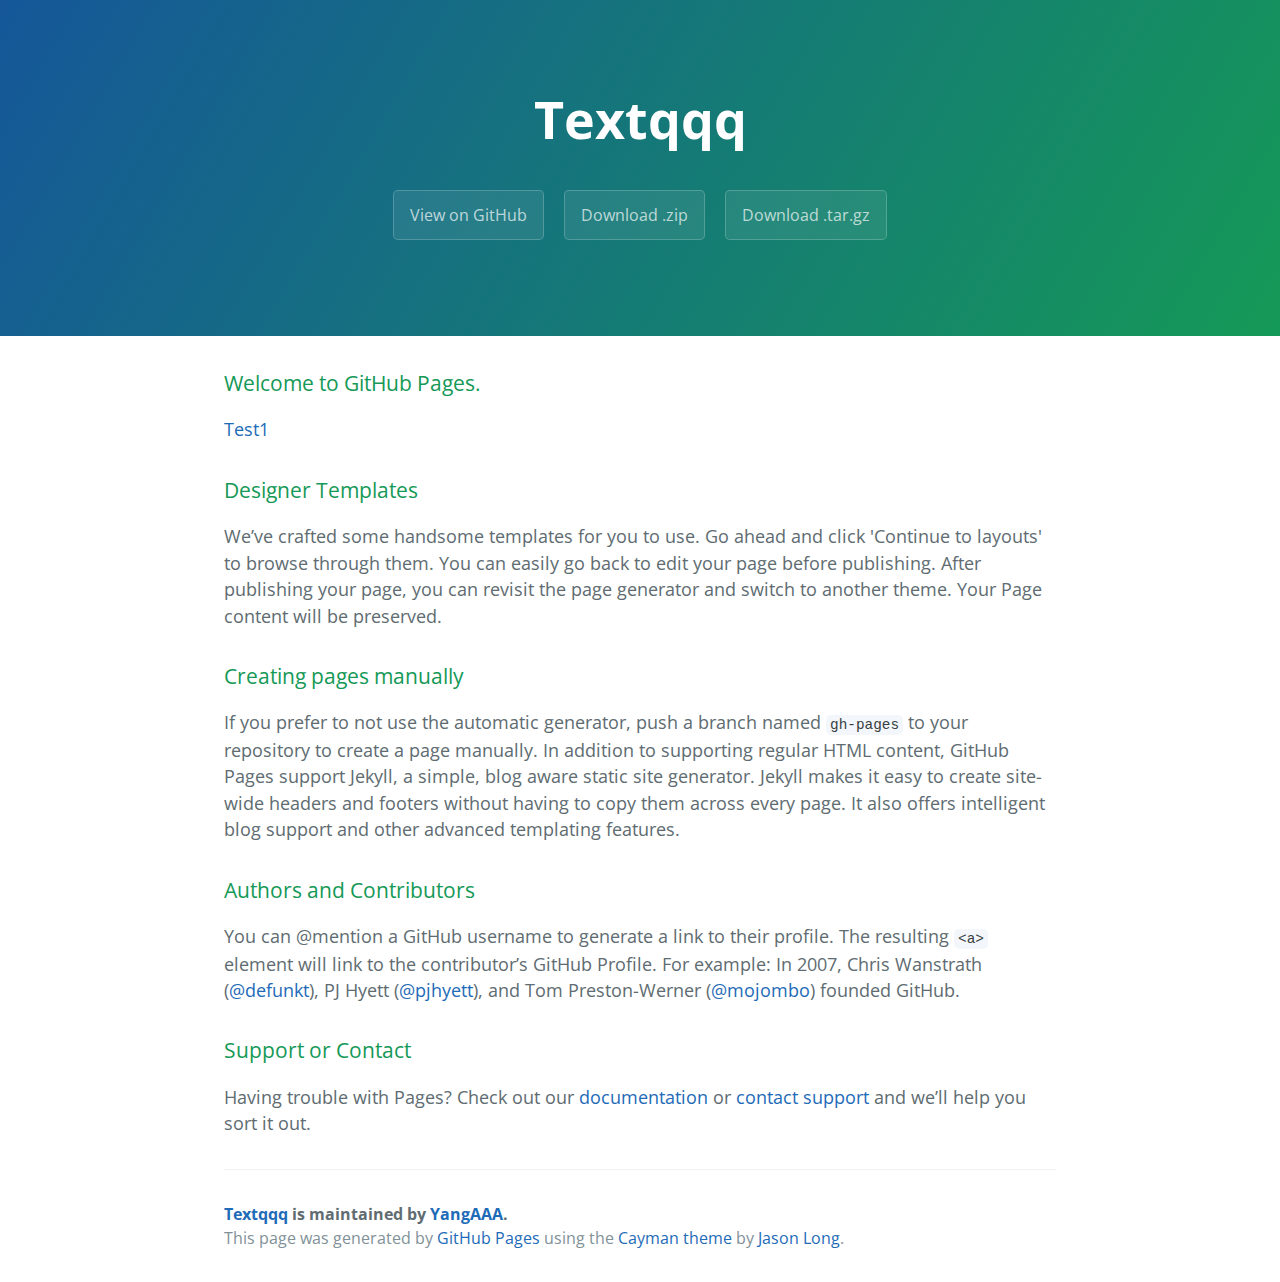
<file: index.html>
<!DOCTYPE html>
<html lang="en-us">
  <head>
    <meta charset="UTF-8">
    <title>Textqqq by YangAAA</title>
    <meta name="viewport" content="width=device-width, initial-scale=1">
    <link rel="stylesheet" type="text/css" href="stylesheets/normalize.css" media="screen">
    <link href='https://fonts.googleapis.com/css?family=Open+Sans:400,700' rel='stylesheet' type='text/css'>
    <link rel="stylesheet" type="text/css" href="stylesheets/stylesheet.css" media="screen">
    <link rel="stylesheet" type="text/css" href="stylesheets/github-light.css" media="screen">
  </head>
  <body>
    <section class="page-header">
      <h1 class="project-name">Textqqq</h1>
      <h2 class="project-tagline"></h2>
      <a href="https://github.com/YangAAA/textqqq" class="btn">View on GitHub</a>
      <a href="https://github.com/YangAAA/textqqq/zipball/master" class="btn">Download .zip</a>
      <a href="https://github.com/YangAAA/textqqq/tarball/master" class="btn">Download .tar.gz</a>
    </section>

    <section class="main-content">
      <h3>
<a id="welcome-to-github-pages" class="anchor" href="#welcome-to-github-pages" aria-hidden="true"><span aria-hidden="true" class="octicon octicon-link"></span></a>Welcome to GitHub Pages.</h3>

<p><a href="test1/computer1.html">Test1</p>

<h3>
<a id="designer-templates" class="anchor" href="#designer-templates" aria-hidden="true"><span aria-hidden="true" class="octicon octicon-link"></span></a>Designer Templates</h3>

<p>We’ve crafted some handsome templates for you to use. Go ahead and click 'Continue to layouts' to browse through them. You can easily go back to edit your page before publishing. After publishing your page, you can revisit the page generator and switch to another theme. Your Page content will be preserved.</p>

<h3>
<a id="creating-pages-manually" class="anchor" href="#creating-pages-manually" aria-hidden="true"><span aria-hidden="true" class="octicon octicon-link"></span></a>Creating pages manually</h3>

<p>If you prefer to not use the automatic generator, push a branch named <code>gh-pages</code> to your repository to create a page manually. In addition to supporting regular HTML content, GitHub Pages support Jekyll, a simple, blog aware static site generator. Jekyll makes it easy to create site-wide headers and footers without having to copy them across every page. It also offers intelligent blog support and other advanced templating features.</p>

<h3>
<a id="authors-and-contributors" class="anchor" href="#authors-and-contributors" aria-hidden="true"><span aria-hidden="true" class="octicon octicon-link"></span></a>Authors and Contributors</h3>

<p>You can @mention a GitHub username to generate a link to their profile. The resulting <code>&lt;a&gt;</code> element will link to the contributor’s GitHub Profile. For example: In 2007, Chris Wanstrath (<a href="https://github.com/defunkt" class="user-mention">@defunkt</a>), PJ Hyett (<a href="https://github.com/pjhyett" class="user-mention">@pjhyett</a>), and Tom Preston-Werner (<a href="https://github.com/mojombo" class="user-mention">@mojombo</a>) founded GitHub.</p>

<h3>
<a id="support-or-contact" class="anchor" href="#support-or-contact" aria-hidden="true"><span aria-hidden="true" class="octicon octicon-link"></span></a>Support or Contact</h3>

<p>Having trouble with Pages? Check out our <a href="https://help.github.com/pages">documentation</a> or <a href="https://github.com/contact">contact support</a> and we’ll help you sort it out.</p>

      <footer class="site-footer">
        <span class="site-footer-owner"><a href="https://github.com/YangAAA/textqqq">Textqqq</a> is maintained by <a href="https://github.com/YangAAA">YangAAA</a>.</span>

        <span class="site-footer-credits">This page was generated by <a href="https://pages.github.com">GitHub Pages</a> using the <a href="https://github.com/jasonlong/cayman-theme">Cayman theme</a> by <a href="https://twitter.com/jasonlong">Jason Long</a>.</span>
      </footer>

    </section>

  
  </body>
</html>
</file>
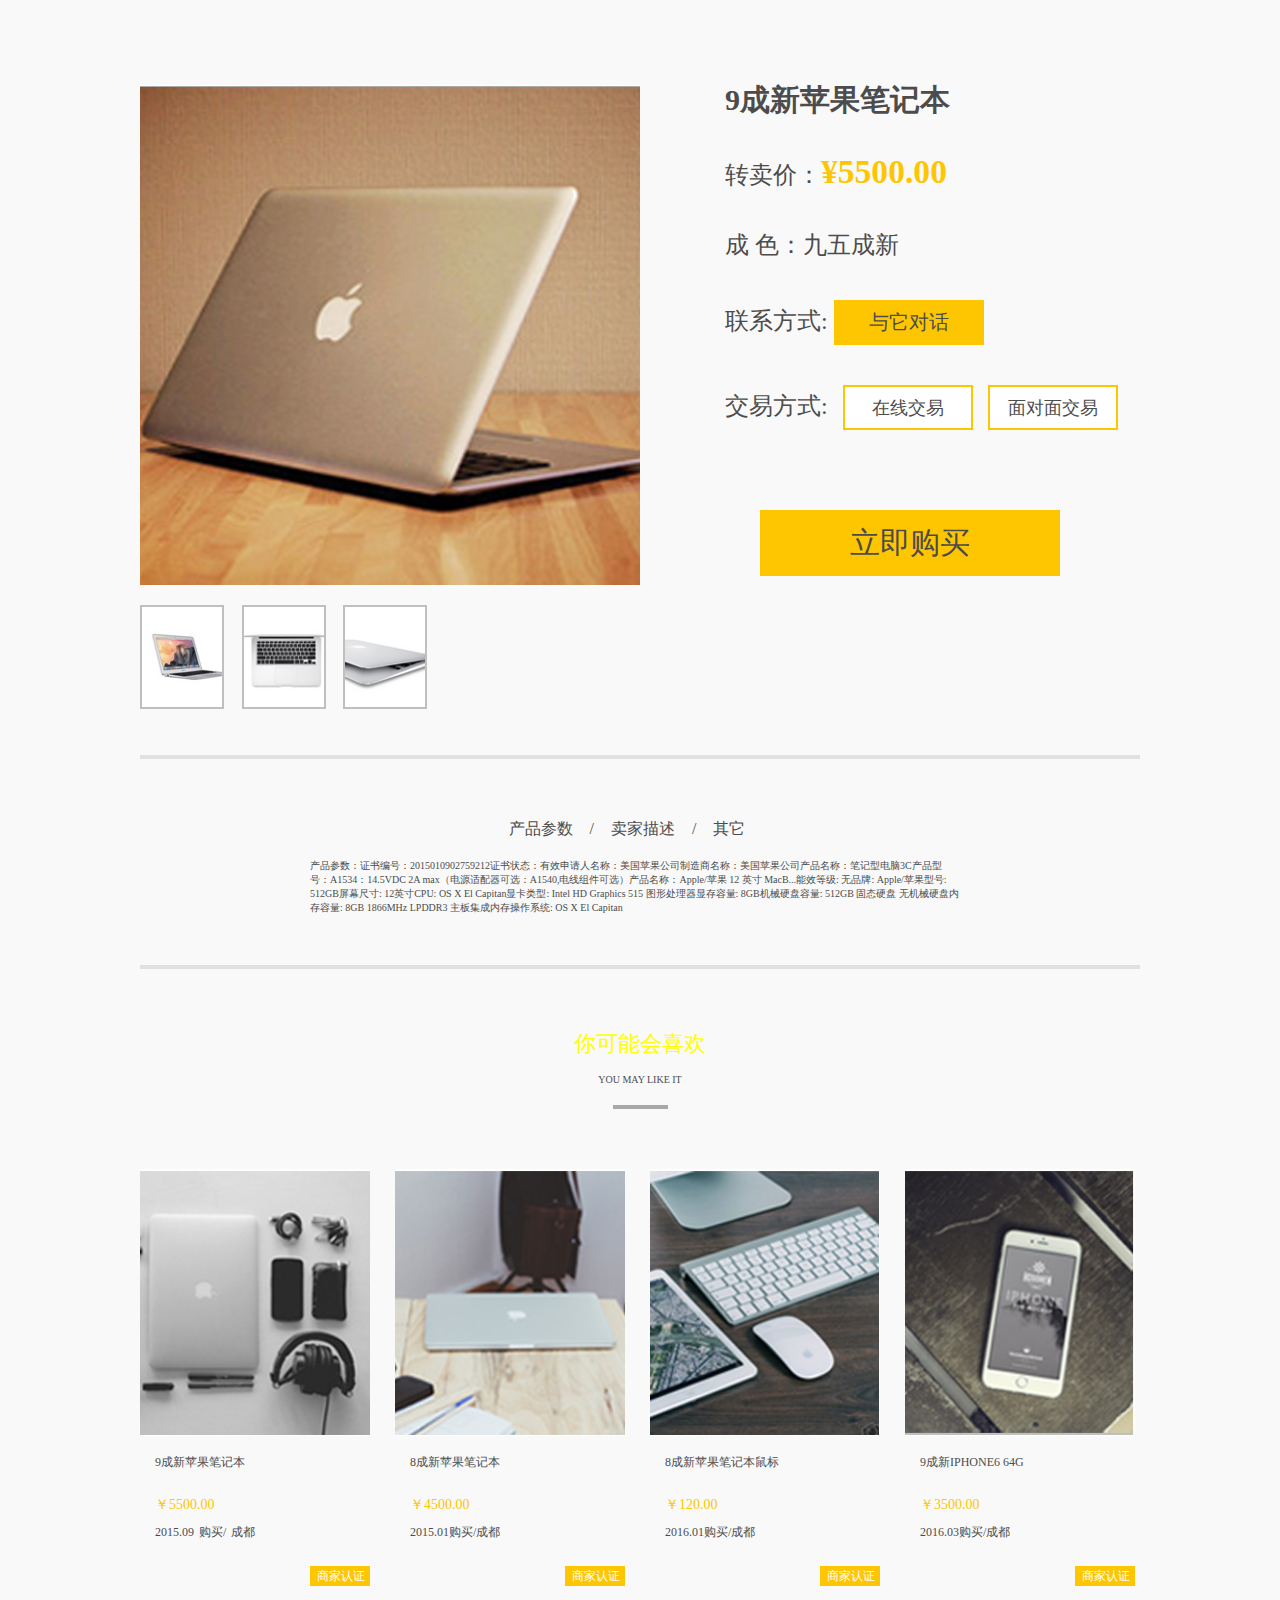
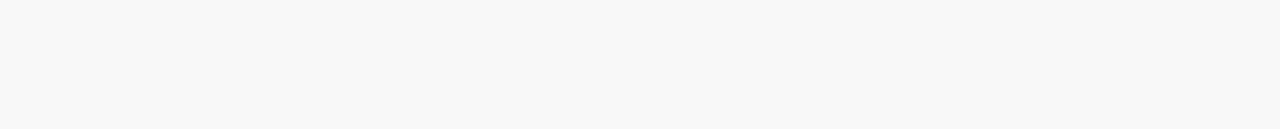
<file: test1/computer1.html>
<!DOCTYPE html>
<html>

<head>
    <meta charset="utf-8">
    <link rel="stylesheet" type="text/css" href="computer1.css">
    <link rel="stylesheet" type="text/css" href="reset.css">
    <title></title>
    <!--   <script language="javascript">
 function changePic(n){
    var image=document.getElementById("img4");
    image.src="images/2-2电脑详情页_0"+n+".jpg";
 }
 </script> -->
</head>
<body>
    <div  id="all">
        <div class="computer">
            <div class="big-picture">
                <img src="images/computer_04.jpg" id="img4">
            </div>
            <div class=aside>
                <strong>9成新苹果笔记本</strong>
                <p >转卖价：<span>¥5500.00</span></p>
                <p >成&nbsp;色：九五成新</p>
                <p >联系方式:
                    <input type="submit" value="与它对话" id="communicate">
                </p>
                <p >交易方式:
                    <input type="submit" value="在线交易" id="online">
                    <input type="submit" value="面对面交易" id="face">
                </p>
                <br>
                <input type="submit" value="立即购买" id="buy">
            </div>
            <div class="small-picture">
                <img src="images/2-2电脑详情页_03.jpg">
                <img src="images/2-2电脑详情页_05.jpg">
                <img src="images/2-2电脑详情页_07.jpg">
            </div>
            <div class="parameter">
                <div class="name">
                    <span>产品参数
                    </span>/<span> 卖家描述
                    </span>/<span> 其它<span>
                </div>
                <div class="message">产品参数：证书编号：2015010902759212证书状态：有效申请人名称：美国苹果公司制造商名称：美国苹果公司产品名称：笔记型电脑3C产品型号：A1534：14.5VDC 2A max（电源适配器可选：A1540,电线组件可选）产品名称：Apple/苹果 12 英寸 MacB...能效等级: 无品牌: Apple/苹果型号: 512GB屏幕尺寸: 12英寸CPU: OS X El Capitan显卡类型: Intel HD Graphics 515 图形处理器显存容量: 8GB机械硬盘容量: 512GB 固态硬盘 无机械硬盘内存容量: 8GB 1866MHz LPDDR3 主板集成内存操作系统: OS X El Capitan</div>
            </div>
        </div>
        <div class="other">
            <div class="text">
                
                <span>你可能会喜欢</span>
                <p>YOU MAY LIKE IT</p>
                <div id="transitionhover">
                </div>
            </div>
            <div class="other-picture" id="other-picture-one">
                <img src="images/computer_16.jpg">
                <p class="small-name"> 9成新苹果笔记本</p>
                <p class="price">￥5500.00</p>
                <p class="time">2015.09<span>购买</span>/<span>成都</span></p>
                <input type="submit" value="商家认证" id="certification">
            </div>
            <div class="other-picture" id="other-picture-two">
                <img src="images/computer_18.jpg">
                <p class="small-name"> 8成新苹果笔记本</p>
                <p class="price">￥4500.00</p>
                <p class="time">2015.01购买/成都</p>
                <input type="submit" value="商家认证" id="certification">
            </div>
            <div class="other-picture" id="other-picture-three">
                <img src="images/computer_20.jpg">
                <p class="small-name"> 8成新苹果笔记本鼠标</p>
                <p class="price">￥120.00</p>
                <p class="time">2016.01购买/成都</p>
                <input type="submit" value="商家认证" id="certification">
            </div>
            <div class="other-picture">
                <img src="images/computer_22.jpg">
                <p class="small-name"> 9成新IPHONE6 64G</p>
                <p class="price">￥3500.00</p>
                <p class="time">2016.03购买/成都</p>
                <input type="submit" value="商家认证" id="certification">
            </div>
        </div>
    </div>
</body>
</html>
</file>
<file: stylesheets/stylesheet.css>
* {
  box-sizing: border-box; }

body {
  padding: 0;
  margin: 0;
  font-family: "Open Sans", "Helvetica Neue", Helvetica, Arial, sans-serif;
  font-size: 16px;
  line-height: 1.5;
  color: #606c71; }

a {
  color: #1e6bb8;
  text-decoration: none; }
  a:hover {
    text-decoration: underline; }

.btn {
  display: inline-block;
  margin-bottom: 1rem;
  color: rgba(255, 255, 255, 0.7);
  background-color: rgba(255, 255, 255, 0.08);
  border-color: rgba(255, 255, 255, 0.2);
  border-style: solid;
  border-width: 1px;
  border-radius: 0.3rem;
  transition: color 0.2s, background-color 0.2s, border-color 0.2s; }
  .btn + .btn {
    margin-left: 1rem; }

.btn:hover {
  color: rgba(255, 255, 255, 0.8);
  text-decoration: none;
  background-color: rgba(255, 255, 255, 0.2);
  border-color: rgba(255, 255, 255, 0.3); }

@media screen and (min-width: 64em) {
  .btn {
    padding: 0.75rem 1rem; } }

@media screen and (min-width: 42em) and (max-width: 64em) {
  .btn {
    padding: 0.6rem 0.9rem;
    font-size: 0.9rem; } }

@media screen and (max-width: 42em) {
  .btn {
    display: block;
    width: 100%;
    padding: 0.75rem;
    font-size: 0.9rem; }
    .btn + .btn {
      margin-top: 1rem;
      margin-left: 0; } }

.page-header {
  color: #fff;
  text-align: center;
  background-color: #159957;
  background-image: linear-gradient(120deg, #155799, #159957); }

@media screen and (min-width: 64em) {
  .page-header {
    padding: 5rem 6rem; } }

@media screen and (min-width: 42em) and (max-width: 64em) {
  .page-header {
    padding: 3rem 4rem; } }

@media screen and (max-width: 42em) {
  .page-header {
    padding: 2rem 1rem; } }

.project-name {
  margin-top: 0;
  margin-bottom: 0.1rem; }

@media screen and (min-width: 64em) {
  .project-name {
    font-size: 3.25rem; } }

@media screen and (min-width: 42em) and (max-width: 64em) {
  .project-name {
    font-size: 2.25rem; } }

@media screen and (max-width: 42em) {
  .project-name {
    font-size: 1.75rem; } }

.project-tagline {
  margin-bottom: 2rem;
  font-weight: normal;
  opacity: 0.7; }

@media screen and (min-width: 64em) {
  .project-tagline {
    font-size: 1.25rem; } }

@media screen and (min-width: 42em) and (max-width: 64em) {
  .project-tagline {
    font-size: 1.15rem; } }

@media screen and (max-width: 42em) {
  .project-tagline {
    font-size: 1rem; } }

.main-content :first-child {
  margin-top: 0; }
.main-content img {
  max-width: 100%; }
.main-content h1, .main-content h2, .main-content h3, .main-content h4, .main-content h5, .main-content h6 {
  margin-top: 2rem;
  margin-bottom: 1rem;
  font-weight: normal;
  color: #159957; }
.main-content p {
  margin-bottom: 1em; }
.main-content code {
  padding: 2px 4px;
  font-family: Consolas, "Liberation Mono", Menlo, Courier, monospace;
  font-size: 0.9rem;
  color: #383e41;
  background-color: #f3f6fa;
  border-radius: 0.3rem; }
.main-content pre {
  padding: 0.8rem;
  margin-top: 0;
  margin-bottom: 1rem;
  font: 1rem Consolas, "Liberation Mono", Menlo, Courier, monospace;
  color: #567482;
  word-wrap: normal;
  background-color: #f3f6fa;
  border: solid 1px #dce6f0;
  border-radius: 0.3rem; }
  .main-content pre > code {
    padding: 0;
    margin: 0;
    font-size: 0.9rem;
    color: #567482;
    word-break: normal;
    white-space: pre;
    background: transparent;
    border: 0; }
.main-content .highlight {
  margin-bottom: 1rem; }
  .main-content .highlight pre {
    margin-bottom: 0;
    word-break: normal; }
.main-content .highlight pre, .main-content pre {
  padding: 0.8rem;
  overflow: auto;
  font-size: 0.9rem;
  line-height: 1.45;
  border-radius: 0.3rem; }
.main-content pre code, .main-content pre tt {
  display: inline;
  max-width: initial;
  padding: 0;
  margin: 0;
  overflow: initial;
  line-height: inherit;
  word-wrap: normal;
  background-color: transparent;
  border: 0; }
  .main-content pre code:before, .main-content pre code:after, .main-content pre tt:before, .main-content pre tt:after {
    content: normal; }
.main-content ul, .main-content ol {
  margin-top: 0; }
.main-content blockquote {
  padding: 0 1rem;
  margin-left: 0;
  color: #819198;
  border-left: 0.3rem solid #dce6f0; }
  .main-content blockquote > :first-child {
    margin-top: 0; }
  .main-content blockquote > :last-child {
    margin-bottom: 0; }
.main-content table {
  display: block;
  width: 100%;
  overflow: auto;
  word-break: normal;
  word-break: keep-all; }
  .main-content table th {
    font-weight: bold; }
  .main-content table th, .main-content table td {
    padding: 0.5rem 1rem;
    border: 1px solid #e9ebec; }
.main-content dl {
  padding: 0; }
  .main-content dl dt {
    padding: 0;
    margin-top: 1rem;
    font-size: 1rem;
    font-weight: bold; }
  .main-content dl dd {
    padding: 0;
    margin-bottom: 1rem; }
.main-content hr {
  height: 2px;
  padding: 0;
  margin: 1rem 0;
  background-color: #eff0f1;
  border: 0; }

@media screen and (min-width: 64em) {
  .main-content {
    max-width: 64rem;
    padding: 2rem 6rem;
    margin: 0 auto;
    font-size: 1.1rem; } }

@media screen and (min-width: 42em) and (max-width: 64em) {
  .main-content {
    padding: 2rem 4rem;
    font-size: 1.1rem; } }

@media screen and (max-width: 42em) {
  .main-content {
    padding: 2rem 1rem;
    font-size: 1rem; } }

.site-footer {
  padding-top: 2rem;
  margin-top: 2rem;
  border-top: solid 1px #eff0f1; }

.site-footer-owner {
  display: block;
  font-weight: bold; }

.site-footer-credits {
  color: #819198; }

@media screen and (min-width: 64em) {
  .site-footer {
    font-size: 1rem; } }

@media screen and (min-width: 42em) and (max-width: 64em) {
  .site-footer {
    font-size: 1rem; } }

@media screen and (max-width: 42em) {
  .site-footer {
    font-size: 0.9rem; } }
</file>
<file: stylesheets/github-light.css>
/*
The MIT License (MIT)

Copyright (c) 2016 GitHub, Inc.

Permission is hereby granted, free of charge, to any person obtaining a copy
of this software and associated documentation files (the "Software"), to deal
in the Software without restriction, including without limitation the rights
to use, copy, modify, merge, publish, distribute, sublicense, and/or sell
copies of the Software, and to permit persons to whom the Software is
furnished to do so, subject to the following conditions:

The above copyright notice and this permission notice shall be included in all
copies or substantial portions of the Software.

THE SOFTWARE IS PROVIDED "AS IS", WITHOUT WARRANTY OF ANY KIND, EXPRESS OR
IMPLIED, INCLUDING BUT NOT LIMITED TO THE WARRANTIES OF MERCHANTABILITY,
FITNESS FOR A PARTICULAR PURPOSE AND NONINFRINGEMENT. IN NO EVENT SHALL THE
AUTHORS OR COPYRIGHT HOLDERS BE LIABLE FOR ANY CLAIM, DAMAGES OR OTHER
LIABILITY, WHETHER IN AN ACTION OF CONTRACT, TORT OR OTHERWISE, ARISING FROM,
OUT OF OR IN CONNECTION WITH THE SOFTWARE OR THE USE OR OTHER DEALINGS IN THE
SOFTWARE.

*/

.pl-c /* comment */ {
  color: #969896;
}

.pl-c1 /* constant, variable.other.constant, support, meta.property-name, support.constant, support.variable, meta.module-reference, markup.raw, meta.diff.header */,
.pl-s .pl-v /* string variable */ {
  color: #0086b3;
}

.pl-e /* entity */,
.pl-en /* entity.name */ {
  color: #795da3;
}

.pl-smi /* variable.parameter.function, storage.modifier.package, storage.modifier.import, storage.type.java, variable.other */,
.pl-s .pl-s1 /* string source */ {
  color: #333;
}

.pl-ent /* entity.name.tag */ {
  color: #63a35c;
}

.pl-k /* keyword, storage, storage.type */ {
  color: #a71d5d;
}

.pl-s /* string */,
.pl-pds /* punctuation.definition.string, string.regexp.character-class */,
.pl-s .pl-pse .pl-s1 /* string punctuation.section.embedded source */,
.pl-sr /* string.regexp */,
.pl-sr .pl-cce /* string.regexp constant.character.escape */,
.pl-sr .pl-sre /* string.regexp source.ruby.embedded */,
.pl-sr .pl-sra /* string.regexp string.regexp.arbitrary-repitition */ {
  color: #183691;
}

.pl-v /* variable */ {
  color: #ed6a43;
}

.pl-id /* invalid.deprecated */ {
  color: #b52a1d;
}

.pl-ii /* invalid.illegal */ {
  color: #f8f8f8;
  background-color: #b52a1d;
}

.pl-sr .pl-cce /* string.regexp constant.character.escape */ {
  font-weight: bold;
  color: #63a35c;
}

.pl-ml /* markup.list */ {
  color: #693a17;
}

.pl-mh /* markup.heading */,
.pl-mh .pl-en /* markup.heading entity.name */,
.pl-ms /* meta.separator */ {
  font-weight: bold;
  color: #1d3e81;
}

.pl-mq /* markup.quote */ {
  color: #008080;
}

.pl-mi /* markup.italic */ {
  font-style: italic;
  color: #333;
}

.pl-mb /* markup.bold */ {
  font-weight: bold;
  color: #333;
}

.pl-md /* markup.deleted, meta.diff.header.from-file */ {
  color: #bd2c00;
  background-color: #ffecec;
}

.pl-mi1 /* markup.inserted, meta.diff.header.to-file */ {
  color: #55a532;
  background-color: #eaffea;
}

.pl-mdr /* meta.diff.range */ {
  font-weight: bold;
  color: #795da3;
}

.pl-mo /* meta.output */ {
  color: #1d3e81;
}
</file>
<file: test1/computer1.css>
* {
    font-family: "微软雅黑";
    color: #4c4c4c;
   
}

.computer ,#all{
    width: 1000px;
    margin: 85px auto 0 auto;
    position: relative;
}
.big-picture {
    height: 500px;
    width: 500px;
    position: relative;
    margin-right: 60px;

}

.big-picture img {
    width: 500px;
    height: 500px;

}

.aside{
    height: 500px;
    width: 415px;
    right: 0;
    top: 0;
    position: absolute;
    font-size: 24px;
    line-height: 30px;

}
.aside strong{
	font-size: 30px;
	color: #4c4c4c;
	bottom: 50px;
}
.aside span{
     font-size: 33.6px;
     color: #fec601;
     font-weight: bold;
}
.aside p {
    margin-top: 40px;
    font-size: 24px;
}

#communicate {
    background-color: #fec601;
    border: 1px #fec601 solid;
    height: 45px;
    width: 150px;
    font-size: 20px;
    border-radius: 1px；
}

#face,
#online {
    border: 2px #fec601 solid;
    background-color: white;
    height: 45px;
    width: 130px;
    margin-left: 9px;
    margin-bottom: 0;
    font-size: 18px;
}

#buy {
    height: 66px;
    width: 300px;
    background-color: #fec601;
    border: 1px #fec601 solid;
    font-size: 30px;
    margin-left: 35px;
    margin-right: 70px;
    margin-top: 50px;
}

.small-picture {
    width: 1000px;
    height: 170px;
    position: relative;
}

.small-picture img {
    border: 2px #bfbfbf solid;
    width: 80px;
    height: 100px;
    margin: 20px 14px 50px 0;
    position: relative;
}

.parameter {
    width: 1000px;
    /*height: 176px;*/
    border-top: 4px #e1e1e1 solid;
    border-bottom: 4px #e1e1e1 solid;
}

.name {
    height: 20px;
    margin-top: 60px;
    font-size: 16px;
    color: #4c4c4c;
    text-align: center;
}

.name span {
    margin-left: 13px;
    margin-right: 13px;
}

.message {
    width: 650px;
   /* height: 63px;*/
    margin-left: 170px;
    font-size: 10px;
    margin-top: 20px;
    margin-bottom: 50px;
    text-align: left;
    /*overflow: hidden;*/
}

.other {
    width: 1000px;
    height: 700px;
    margin: 0px auto;
}

.text {
    height: 70px;
    text-align: center;
    margin-top: 60px;
    padding-top: 0px;
}
.text span {
    font-size: 22px;
    color: yellow;
}

.text p {
    font-size: 10px;
    margin-top: 15px;
}

#transitionhover {
    margin: 20px auto 0px auto;
    width: 55px;
    height: 4px;
    background: #a8a8a8;
    transition: width 1s;
    -moz-transition: width 1s;
    /* Firefox 4 */
    -webkit-transition: width 1s;
    /* Safari and Chrome */
    -o-transition: width 1s;
    /* Opera */
}

#transitionhover:hover {
    width: 150px;
}

.other-picture {
    width: 230px;
    height: 420px;
    float: left;
    margin-top: 70px;
    padding-top: 0;
    text-align: left;

}

#other-picture-one,#other-picture-two,#other-picture-three{
    margin-right: 25px;
}
.other-picture img {
    width: 230px;
    height: 267px;
    float: left;
    margin-bottom: 18px;
}

.small-name {
    margin-left: 15px;
    font-size: 12px;
}

.price {
    margin-top: 25px;
    margin-left: 15px;
    font-size: 14px;
    color: #fec601;
}

.time {
    margin-top: 10px;
    margin-left: 15px;
    font-size: 12px;
}

.time span {
    margin-left: 5px;
}

#certification {
    margin-top: 25px;
    float: right;
    width: 60px;
    height: 20px;
    line-height: 15px;
    color: white;
    font-size: 12px;
    background-color: #fec601;
    border: 1px #fec601 solid;
}
@media (max-width:1000px) {
html{
	width: 980px;
 }
}
</file>
